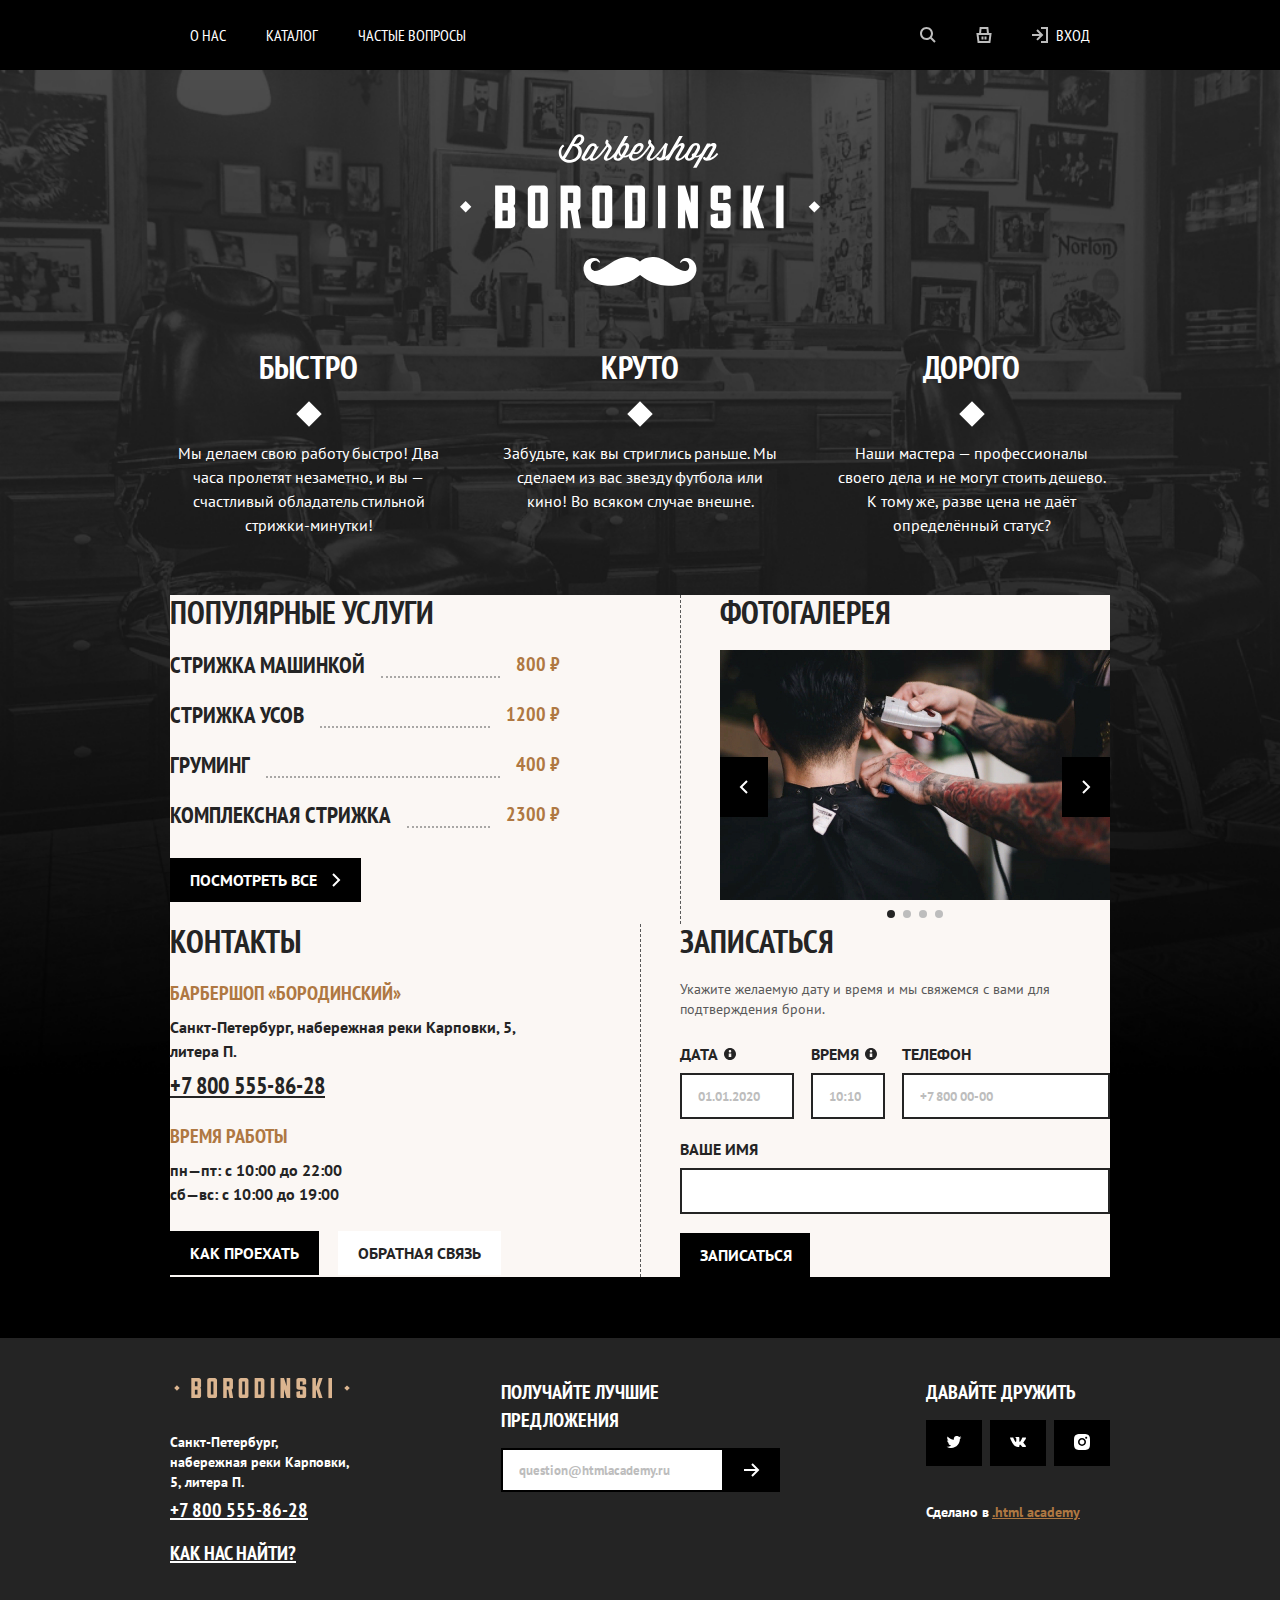
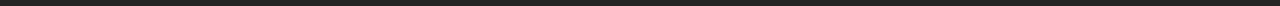
<file: index.html>
<!DOCTYPE html>
<html lang="ru">
 <head>
    <meta charset="UTF-8">
    <meta http-equiv="X-UA-Compatible" content="IE=edge">
    <meta name="viewport" content="width=device-width, initial-scale=1.0">
    <link rel="preconnect" href="https://fonts.googleapis.com">
    <link rel="preconnect" href="https://fonts.gstatic.com" crossorigin>
    <link href="https://fonts.googleapis.com/css2?family=PT+Sans+Narrow:wght@700&family=PT+Sans:wght@400;700&display=swap" rel="stylesheet">
    <link href="styles.css" rel="stylesheet">
    <title>  Барбершоп «Бородинский»</title>
 </head>
 <body>
   <header>
    <div class="container">
      <nav class="main-header-nav">
       <ul class="site-navigation">
          <li class="site-navigation-item">
              <a class="link-item" href="#"> О нас</a>
          </li>
          <li class="site-navigation-item">
              <a class="link-item" href="#">Каталог</a>
         </li>
          <li class="site-navigation-item">
              <a class="link-item" href="#">Частые вопросы</a>
         </li>
      </ul>
      <ul class="user-navigation">
          <li class="user-navigation-item">
              <a class="link-item" href="#">
                <svg class="navigation-icon" width="16" height="16" viewBox="0 0 16 16" fill="none" xmlns="http://www.w3.org/2000/svg">
                  <path fill-rule="evenodd" clip-rule="evenodd" d="M11 6.5C11 8.98528 8.98528 11 6.5 11C4.01472 11 2 8.98528 2 6.5C2 4.01472 4.01472 2 6.5 2C8.98528 2 11 4.01472 11 6.5ZM10.3347 11.7489C9.25973 12.5356 7.9341 13 6.5 13C2.91015 13 0 10.0899 0 6.5C0 2.91015 2.91015 0 6.5 0C10.0899 0 13 2.91015 13 6.5C13 7.9341 12.5356 9.25973 11.7489 10.3347L15.7071 14.2929L14.2929 15.7071L10.3347 11.7489Z"/>
                  </svg>
                  <span class="visually-hidden"> Поиск </span>                  
               </a>
            </li>
          <li class="user-navigation-item">
              <a class="link-item" href="#">
                <svg  class="navigation-icon" width="16" height="16" viewBox="0 0 16 16" fill="none" xmlns="http://www.w3.org/2000/svg">
                  <path fill-rule="evenodd" clip-rule="evenodd" d="M3.09068 6L3.5759 0.90519L3.66211 0H4.5714H11.4285H12.3378L12.424 0.905191L12.9093 6H14.5H15.6328L15.4922 7.12403L14.4922 15.124L14.3828 16H13.5H2.49997H1.61719L1.50769 15.124L0.507692 7.12403L0.367188 6H1.49997H3.09068ZM5.09973 6H10.9002L10.5193 2H5.48068L5.09973 6ZM3.38275 14L2.63275 8H13.3672L12.6172 14H3.38275ZM8.49997 9.5V12.5H10.5V9.5H8.49997ZM5.49997 12.5L5.49997 9.5H7.49997L7.49997 12.5H5.49997Z"/>
                  </svg>
                 <span  class="visually-hidden">Корзина</span>
              </a>
         </li>
         <li class="user-navigation-item">
            <a class="link-item link-item-login" href="#">
                <svg  class="navigation-icon" width="16" height="16" fill="none" xmlns="http://www.w3.org/2000/svg">
                    <path fill-rule="evenodd" clip-rule="evenodd" d="M9 2h5v12H9v2h7V0H9v2zM4.293 3.707L7.536 6.95H0v2h7.536l-3.243 3.242 1.414 1.415 4.95-4.95.707-.707-.707-.707-4.95-4.95-1.414 1.414z"/>
                </svg>
                <span>Вход</span> 
              </a>
        </li>
      </ul>
     </nav>
   </div>    
  </header> 
  <main class="main">
    <div class="container">
    <h1 class="visually-hidden">  
      Барбершоп «Бородинский»
     </h1>
     <img class="logo" src="img/logo.svg"  width="361" height="152" alt="Логотип барбершопа Бородинский">
    <section class="advantages">
          <h2 class="visually-hidden">Приемущества</h2>
          <ul class="advantages-list"> 
               <li class="advantages-item">
                 <h3 class="advantages-title">Быстро</h3>
                 <p class="advantages-description">Мы делаем свою работу быстро! Два часа пролетят незаметно, и вы — счастливый обладатель стильной стрижки-минутки!
                 </p>
              </li>
               <li class="advantages-item">
                 <h3 class="advantages-title">Круто</h3>
                 <p class="advantages-description">Забудьте, как вы стриглись раньше. Мы сделаем из вас звезду футбола или кино! Во всяком случае внешне.
                 </p>  
              </li> 
              <li class="advantages-item"> 
                <h3 class="advantages-title">Дорого</h3>
                 <p class="advantages-description">
                  Наши мастера — профессионалы своего дела и не могут стоить дешево. К тому же, разве цена не даёт определённый статус?
                </p>
              </li>
          </ul>
    </section>
      <div class="sections-container">
       <section class="services">
         <h2 class="section-title">Популярные услуги</h2>
           <ul class="services-list">
               <li class="services-item">
                   <h3 class="services-item-title">Стрижка машинкой</h3>
                   <span class="services-item-price">800 ₽</span>
               </li>
               <li class="services-item">
                  <h3 class="services-item-title">Стрижка усов</h3>
                 <span class="services-item-price">1200 ₽</span>
              </li>
              <li class="services-item">
                <h3 class="services-item-title">Груминг</h3>
                <span class="services-item-price">400 ₽</span>
             </li>
             <li class="services-item">
                <h3 class="services-item-title">Комплексная стрижка</h3>
                <span class="services-item-price">2300 ₽</span>
            </li>
          </ul>
             <a class="services-link button" href="#">
               Посмотреть все 
            </a>
        </section>
        <section class="gallery">
          <h2 class="section-title">Фотогалерея</h2>
          <div class="slider-wrapper">
             <img class="slider-image" src="img/photogallery.jpg" width="390" height="250" alt="фотогалерея">
             <ol class="slider-pagination">
                 <li class="slider-pagination-item">
                   <button class="slider-pagination-button slider-pagination-button-current">
                     <span class="visually-hidden">Фото 1</span>
                  </button>
                 </li>
                 <li class="slider-pagination-item">
                  <button class="slider-pagination-button">
                    <span class="visually-hidden">Фото 2</span>
                   </button>
                 </li>
                 <li class="slider-pagination-item">
                  <button class="slider-pagination-button">
                    <span class="visually-hidden">Фото 3</span>
                   </button>
                 </li>
                 <li class="slider-pagination-item">
                  <button class="slider-pagination-button">
                    <span class="visually-hidden">Фото 4</span>
                   </button>
                </li>
             </ol>
             <div class="slider-controls">
              <button class="slider-button slider-back-button">
               <span class="visually-hidden">Предыдущее фото</span> 
               </button>
               <button class="slider-button">
                 <span class="visually-hidden">Следующее фото</span>
              </button>
            </div>
          </div>
        </section>
       </div>
       <div class="sections-container">
        <section class="contacts">
          <h2 class="section-title">Контакты</h2>
          <h3 class="contacts-subtitle">Барбершоп «Бородинский»</h3>
          <address class="contacts-address"> 
           <p class="contacts-address-description">Санкт-Петербург, набережная реки Карповки, 5, литера П.</p>
           <a class="contacts-address-phone" href="tel:+78005558628">
             +7 800 555-86-28
             </a>
        </address>
         <h3 class="contacts-subtitle">Время работы</h3>
         <ul class="tel-list">
           <li>
            пн—пт: с 10:00 до 22:00
          </li>
          <li> 
            сб—вс: с 10:00 до 19:00
          </li>
        </ul> 
           <a class="button" href="https://www.google.com/maps/place/%D0%BD%D0%B0%D0%B1.+P%D0%B5%D0%BA%D0%B8+%D0%9A%D0%B0%D1%80%D0%BF%D0%BE%D0%B2%D0%BA%D0%B8,+5+%D0%BA%D0%BE%D1%80%D0%BF%D1%83%D1%81+%D0%9F,+%D0%A1%D0%B0%D0%BD%D0%BA%D1%82-%D0%9F%D0%B5%D1%82%D0%B5%D1%80%D0%B1%D1%83%D1%80%D0%B3,+197022/@59.9683447,30.3151923,17z/data=!3m1!4b1!4m5!3m4!1s0x4696315bc4e8ce61:0x74d4f0cbfe1fd995!8m2!3d59.968342!4d30.317381">
           Как проехать
          </a>
          <a class="button-feedback button" href="#">
          Обратная связь
          </a>
        </section>
        <section class="appointment">
           <h2 class="section-title">Записаться</h2>
           <p class="appointment-description">Укажите желаемую дату и время и мы свяжемся с вами для подтверждения брони.
           </p>
          <form class="appointment-form" method="post">
            <p class="field-group">
              <label class="label label-icon" for="date">Дата </label>
              <input class="field" type="text" name="date" id="date" placeholder="01.01.2020">
            </p>
            <p class="field-group">
             <label class="label label-icon" for="time">Время </label>
             <input class="field" type="text" name="time" id="time" placeholder="10:10">
            </p>  
             <p class="field-group">
              <label class="label" for="tel">Телефон</label>
              <input class="field" type="tel" name="tel" id="tel" placeholder="+7 800 00-00">
            </p>
            <p class="field-group field-group-name">
              <label class="label" for="text">Ваше имя </label>
              <input class="field" type="text" name="text" id="text">
            </p>
           <button class="button appointment-button" type="submit">
           Записаться
          </button>
        </form>
        </section>
       </div>
      </div>
    </main>
    <footer class="footer">
     <div class="footer-container container">
      <section>
        <h2 class="visually-hidden">Контакты</h2>
        <img src="img/logofooter.svg" width="184" height="21" alt="Логотип барбершопа Бородинский">
       <address class="footer-contacts-address"> 
         <p class="footer-contacts-address-desription">Санкт-Петербург, набережная реки Карповки, 5, литера П.</p>
         <a class="footer-address-phone" href="tel:+78005558628">
          +7 800 555-86-28
         </a>
         <a class="footer-contacts-address-link" href="https://www.google.com/maps/place/%D0%BD%D0%B0%D0%B1.+P%D0%B5%D0%BA%D0%B8+%D0%9A%D0%B0%D1%80%D0%BF%D0%BE%D0%B2%D0%BA%D0%B8,+5+%D0%BA%D0%BE%D1%80%D0%BF%D1%83%D1%81+%D0%9F,+%D0%A1%D0%B0%D0%BD%D0%BA%D1%82-%D0%9F%D0%B5%D1%82%D0%B5%D1%80%D0%B1%D1%83%D1%80%D0%B3,+197022/@59.9683447,30.3151923,17z/data=!3m1!4b1!4m5!3m4!1s0x4696315bc4e8ce61:0x74d4f0cbfe1fd995!8m2!3d59.968342!4d30.317381">
         Как нас найти?
         </a> 
       </address>
    </section>
    <section>
      <h2 class="footer-title">Получайте лучшие предложения</h2>
      <form class="newsletter-form" method="post">
        <label class="visually-hidden" for="email">Email</label>
        <input class="newsletter-email" type="email" name="email" id="email" placeholder="question@htmlacademy.ru">
        <button class="button newsletter-button" type="submit">
          <span class="visually-hidden">Отправить</span>
        </button>
      </form>
    </section>
    <section>
      <h2 class="footer-title">Давайте дружить</h2>
      <ul class="social-list">
        <li>
          <a class="button" href="https://twitter.com/htmlacademy_ru">
            <svg width="16" height="16" viewBox="0 0 22 18" fill="none" xmlns="http://www.w3.org/2000/svg">
              <path d="M21.1623 2.65593C20.3989 2.99362 19.5893 3.2154 18.7603 3.31393C19.6341 2.79136 20.288 1.96894 20.6003 0.999927C19.7803 1.48793 18.8813 1.82993 17.9443 2.01493C17.3149 1.34151 16.4807 0.89489 15.5713 0.744511C14.6618 0.594133 13.7282 0.748418 12.9156 1.18338C12.1029 1.61834 11.4567 2.30961 11.0774 3.14972C10.6981 3.98983 10.607 4.93171 10.8183 5.82893C9.15541 5.74558 7.52863 5.31345 6.04358 4.56059C4.55854 3.80773 3.24843 2.75097 2.1983 1.45893C1.82659 2.09738 1.63125 2.82315 1.6323 3.56193C1.6323 5.01193 2.3703 6.29293 3.4923 7.04293C2.82831 7.02202 2.17893 6.84271 1.5983 6.51993V6.57193C1.5985 7.53763 1.93267 8.47354 2.54414 9.22099C3.15562 9.96843 4.00678 10.4814 4.9533 10.6729C4.33691 10.84 3.6906 10.8646 3.0633 10.7449C3.33016 11.5762 3.8503 12.3031 4.55089 12.824C5.25147 13.3449 6.09743 13.6337 6.9703 13.6499C6.10278 14.3313 5.10947 14.8349 4.04718 15.1321C2.98488 15.4293 1.87442 15.5142 0.779297 15.3819C2.69099 16.6114 4.91639 17.264 7.1893 17.2619C14.8823 17.2619 19.0893 10.8889 19.0893 5.36193C19.0893 5.18193 19.0843 4.99993 19.0763 4.82193C19.8952 4.23009 20.6019 3.49695 21.1633 2.65693L21.1623 2.65593Z" fill="white"/>
              </svg>
              <span class="visually-hidden">Твиттер</span>
          </a>
       </li>
        <li>
          <a class="button" href="https://vk.com/htmlacademy">
            <svg class="social-icon" width="16" height="16" viewBox="0 0 16 16" fill="none" xmlns="http://www.w3.org/2000/svg">
              <path d="M15.9151 12.027C15.8955 11.9805 15.8775 11.943 15.8612 11.9126C15.5836 11.3653 15.0529 10.6929 14.2692 9.89534L14.2529 9.87746L14.2447 9.86852L14.2365 9.85958H14.2284C13.8724 9.4876 13.6471 9.23903 13.554 9.11206C13.3809 8.86885 13.3434 8.62206 13.4365 8.37348C13.5034 8.18571 13.7532 7.78691 14.1859 7.17888C14.4145 6.85699 14.5941 6.59768 14.728 6.40275C15.6897 5.00429 16.1061 4.11013 15.9771 3.72027L15.9281 3.62907C15.8955 3.57363 15.8089 3.52356 15.6701 3.47885C15.5314 3.43235 15.3534 3.4252 15.1362 3.4556L12.7376 3.47349C12.6984 3.45918 12.6429 3.45918 12.5711 3.47885C12.4992 3.49673 12.4633 3.50568 12.4633 3.50568L12.4208 3.52892L12.3882 3.55575C12.3604 3.57363 12.3294 3.60582 12.2967 3.65232C12.2641 3.69703 12.2363 3.75068 12.2135 3.81148C11.9522 4.54827 11.6551 5.2314 11.322 5.86447C11.1162 6.2418 10.9284 6.56907 10.7554 6.84626C10.5839 7.12345 10.4386 7.32731 10.3227 7.45786C10.2067 7.58841 10.1006 7.69392 10.0059 7.77261C9.9112 7.85129 9.83936 7.88527 9.78874 7.87275C9.73812 7.86023 9.69077 7.84772 9.64669 7.83699C9.56831 7.78155 9.50626 7.70823 9.45891 7.61345C9.41156 7.51866 9.3789 7.40064 9.36258 7.25757C9.34625 7.1145 9.33645 6.99111 9.33319 6.88739C9.32992 6.78367 9.33155 6.63702 9.33808 6.44925C9.34461 6.26148 9.34625 6.13272 9.34625 6.06655C9.34625 5.83586 9.35115 5.5837 9.35931 5.31367C9.36747 5.04363 9.37401 4.82903 9.38054 4.66987C9.38543 4.5125 9.3887 4.3444 9.3887 4.16735C9.3887 3.99031 9.3789 3.85261 9.35931 3.75246C9.33972 3.65232 9.31033 3.55396 9.27277 3.46097C9.23358 3.36619 9.17643 3.29287 9.10132 3.24279C9.02622 3.19093 8.93315 3.1498 8.82211 3.1194C8.52821 3.04608 8.15266 3.00673 7.6971 3.00137C6.66353 2.98885 6.0006 3.06217 5.7067 3.22133C5.59077 3.2875 5.48463 3.3787 5.38993 3.49495C5.29033 3.62907 5.27563 3.70239 5.34748 3.71312C5.68057 3.76856 5.91733 3.89911 6.05612 4.10476L6.10674 4.21385C6.14592 4.29254 6.18511 4.43381 6.22267 4.63411C6.26186 4.8344 6.28635 5.05615 6.29778 5.29936C6.32553 5.74286 6.32553 6.12378 6.29778 6.44031C6.27002 6.75684 6.24389 7.00363 6.2194 7.17888C6.19491 7.35593 6.15735 7.49899 6.10674 7.60808C6.05612 7.71717 6.02346 7.78512 6.00714 7.80837C5.99081 7.83341 5.97611 7.84772 5.96631 7.85308C5.89447 7.88348 5.81936 7.89958 5.74099 7.89958C5.66261 7.89958 5.56954 7.85666 5.45851 7.77261C5.34748 7.68677 5.23155 7.57053 5.11235 7.4221C4.99316 7.27366 4.85763 7.06443 4.70741 6.79618C4.55719 6.52794 4.40208 6.2114 4.24043 5.84659L4.10654 5.58191C4.02326 5.41202 3.90896 5.16345 3.76528 4.83797C3.62159 4.5125 3.4926 4.19776 3.38156 3.89374C3.33748 3.76677 3.27053 3.66841 3.18236 3.60224L3.13991 3.57542C3.11215 3.55038 3.06806 3.52535 3.00602 3.49852C2.9456 3.4717 2.88029 3.45203 2.81498 3.43951L0.532298 3.45739C0.298806 3.45739 0.140422 3.51462 0.0571486 3.63086L0.0244923 3.6863C0.00816409 3.7167 0 3.76498 0 3.83294C0 3.89911 0.0163282 3.98137 0.0506173 4.07973C0.383712 4.93812 0.746198 5.76432 1.13807 6.56191C1.52995 7.3595 1.86958 8.00151 2.15858 8.48793C2.44759 8.97436 2.7415 9.43395 3.04194 9.86494C3.34238 10.2977 3.53995 10.5731 3.63792 10.6947C3.73589 10.8163 3.811 10.9075 3.86651 10.9683L4.07551 11.1865C4.2094 11.3332 4.40534 11.5066 4.66333 11.7105C4.92131 11.9144 5.20705 12.1146 5.52219 12.3132C5.83569 12.5099 6.20144 12.6726 6.61781 12.796C7.03418 12.9212 7.43912 12.9713 7.83426 12.9462H8.79272C8.98703 12.9283 9.13398 12.8604 9.23358 12.7459L9.26624 12.6994C9.2891 12.6637 9.30869 12.6064 9.32829 12.5313C9.34788 12.4544 9.35768 12.3722 9.35768 12.281C9.35278 12.0199 9.37074 11.7838 9.41156 11.5746C9.45238 11.3653 9.49973 11.2062 9.55362 11.1007C9.60587 10.9934 9.66628 10.904 9.73323 10.8324C9.80017 10.7591 9.84752 10.7144 9.87528 10.7001C9.90304 10.684 9.92426 10.675 9.94223 10.6679C10.0761 10.6196 10.2329 10.6661 10.4125 10.8092C10.5937 10.9522 10.7619 11.1293 10.9203 11.3385C11.0787 11.5477 11.2681 11.7838 11.4901 12.0449C11.7122 12.306 11.9065 12.5009 12.0731 12.6297L12.2396 12.7388C12.3506 12.8121 12.496 12.8783 12.6723 12.9391C12.8503 12.9999 13.0054 13.016 13.1393 12.9838L15.2717 12.948C15.4824 12.948 15.6473 12.9104 15.7632 12.8336C15.8792 12.7567 15.9494 12.6744 15.9722 12.5832C15.9951 12.492 15.9951 12.3883 15.9771 12.272C15.9543 12.154 15.9347 12.0717 15.9151 12.027Z"/>
              </svg>
              <span class="visually-hidden">ВКонтакте</span>
          </a>
       </li>
        <li>
          <a class="button" href="#">
            <svg width="16" height="16" viewBox="0 0 20 20" fill="none" xmlns="http://www.w3.org/2000/svg">
              <path d="M10 0C12.717 0 13.056 0.00999994 14.122 0.0599999C15.187 0.11 15.912 0.277 16.55 0.525C17.21 0.779 17.766 1.123 18.322 1.678C18.8305 2.1779 19.224 2.78259 19.475 3.45C19.722 4.087 19.89 4.813 19.94 5.878C19.987 6.944 20 7.283 20 10C20 12.717 19.99 13.056 19.94 14.122C19.89 15.187 19.722 15.912 19.475 16.55C19.2247 17.2178 18.8311 17.8226 18.322 18.322C17.822 18.8303 17.2173 19.2238 16.55 19.475C15.913 19.722 15.187 19.89 14.122 19.94C13.056 19.987 12.717 20 10 20C7.283 20 6.944 19.99 5.878 19.94C4.813 19.89 4.088 19.722 3.45 19.475C2.78233 19.2245 2.17753 18.8309 1.678 18.322C1.16941 17.8222 0.775931 17.2175 0.525 16.55C0.277 15.913 0.11 15.187 0.0599999 14.122C0.0129999 13.056 0 12.717 0 10C0 7.283 0.00999994 6.944 0.0599999 5.878C0.11 4.812 0.277 4.088 0.525 3.45C0.775236 2.78218 1.1688 2.17732 1.678 1.678C2.17767 1.16923 2.78243 0.775729 3.45 0.525C4.088 0.277 4.812 0.11 5.878 0.0599999C6.944 0.0129999 7.283 0 10 0ZM10 5C8.67392 5 7.40215 5.52678 6.46447 6.46447C5.52678 7.40215 5 8.67392 5 10C5 11.3261 5.52678 12.5979 6.46447 13.5355C7.40215 14.4732 8.67392 15 10 15C11.3261 15 12.5979 14.4732 13.5355 13.5355C14.4732 12.5979 15 11.3261 15 10C15 8.67392 14.4732 7.40215 13.5355 6.46447C12.5979 5.52678 11.3261 5 10 5ZM16.5 4.75C16.5 4.41848 16.3683 4.10054 16.1339 3.86612C15.8995 3.6317 15.5815 3.5 15.25 3.5C14.9185 3.5 14.6005 3.6317 14.3661 3.86612C14.1317 4.10054 14 4.41848 14 4.75C14 5.08152 14.1317 5.39946 14.3661 5.63388C14.6005 5.8683 14.9185 6 15.25 6C15.5815 6 15.8995 5.8683 16.1339 5.63388C16.3683 5.39946 16.5 5.08152 16.5 4.75ZM10 7C10.7956 7 11.5587 7.31607 12.1213 7.87868C12.6839 8.44129 13 9.20435 13 10C13 10.7956 12.6839 11.5587 12.1213 12.1213C11.5587 12.6839 10.7956 13 10 13C9.20435 13 8.44129 12.6839 7.87868 12.1213C7.31607 11.5587 7 10.7956 7 10C7 9.20435 7.31607 8.44129 7.87868 7.87868C8.44129 7.31607 9.20435 7 10 7Z" fill="white"/>
              </svg>
              <span class="visually-hidden">Инстаграм</span>
          </a>
       </li>
      </ul>
       <p class="copyright">Сделано в
         <a class="copyright-link" href="https://htmlacademy.ru/">
          .html academy 
        </a>
       </p>
      </section>
     </div>
    </footer>
  </body>
</html>
</file>
<file: styles.css>
body {
    margin: 0;
    min-width: 970px; 
    font-family: "PT Sans Narrow", sans-serif;
    font-size: 16px;
    line-height: 24px;
    font-weight: 400;
    color: #242424;
    background-color: #000000;
}

.visually-hidden {
    position: absolute;
    clip: rect(1px, 1px, 1px, 1px);
    padding: 0;
    border: 0;
    height: 1px;
    width: 1px;
    overflow: hidden;
}

.container {
    width: 940px;
    margin: 0 auto;
    padding: 0 15px;
}

.main-header-nav {
    display: flex;
    align-items: center;
}

.site-navigation {
    display: flex;
    flex-wrap: wrap;
    width: 500px;
    margin: 0;
    padding: 0;
    font-size: 16px;
    line-height: 22px;
    list-style: none;
}

.link-item {
    display: inline-block;
    padding: 24px 20px;
    font-size: 16px;
    line-height: 22px;
    text-decoration: none;
    text-transform: uppercase;
    color: #ffffff;
} 

.user-navigation {
    display: flex;
    justify-content: flex-end;
    width: 500px;
    margin: 0;
    padding: 0;
    list-style: none;
}

.link-item-login {
    padding-left: 44px;
}

.user-navigation  .link-item {
    position: relative;
    display: flex;
    min-width: 16px;
    min-height: 22px;
}

.navigation-icon {
    position: absolute;
    top: 0;
    left: 0;
    bottom: 0;
    right: 0;
    margin: auto;
    fill: #bdbdbd;
 }

.link-item-login .navigation-icon {
    left: -42px;
}

.main {
    padding-top: 64px;
    background-repeat: no-repeat;
    background-image: url("img/main-bg.jpg");
    background-size: 100%;
}

.advantages {
    color: #ffffff;
    padding-bottom: 58px;
}

.logo {
    display: block;
    margin: auto;
}

.advantages-list {
    display:flex;
    justify-content: space-between;
    list-style: none;
    margin-top: 64px;
    margin-bottom: 0;
    padding: 0;
}

.advantages-item {
    width: 277px;
    text-align: center;
}

.advantages-title {
    position: relative;
    margin: 0;
    font-size: 32px;
    line-height: 35px;
    text-transform: uppercase;
}

.advantages-title::before {
    position: absolute;
    content: "";
    width: 18px;
    height: 18px;
    background-color: #ffffff;
    top: 55px;
    left: 50%;
    transform: translateX(-50%) rotate(45deg);
}

.advantages-description {
    font-family: 'PT Sans' , sans-serif;
    padding-top: 56px;
    margin: 0;
    text-align: center;
}

.sections-container {
    display: flex;
    justify-content: space-between;
    background-color: #fbf7f4;
    margin-bottom: 31px;
    padding: 40px;
}

.services {
    width: 390px;
    text-transform: uppercase;
}

.section-title {
    font-size: 32px;
    line-height: 35px;
    text-transform: uppercase;
    margin: 0 0 20px 0;
}

.services-list {
    font-size: 20px;
    font-weight: 700;
    line-height: 28px;
    list-style: none;
    margin: 0;
    padding: 0;
}

.services-item {
    position: relative;
    display: flex;
    justify-content: space-between;
    margin-top: 22px;
}

.services-item::before {
    content: "";
    flex-grow: 1;
    opacity: 0.5;
    border-bottom: 2px dotted #595959;
    margin: 0 16px;
    order: 1;
}

.services-item:first-child {
    margin-top: 0;
    
}

.services-item-title {
    margin: 0;
}

.services-item-price {
    color: #af7842;order: 2;
}

.button {
    display:inline-block;
    font-family: 'PT Sans', sans-serif;
    font-weight: 700;
    font-size: 16px;
    line-height: 16px;
    padding: 14px 20px;
    color: #ffffff;
    background-color:  #000000;
    text-decoration: none;
    text-transform: uppercase;
    border: none;
    cursor: pointer;
}

.services-link {
    margin-top: 30px;
    padding-right: 44px;
    background-image: url("img/arrow.svg");
    background-repeat: no-repeat;
    background-position: center right 20px;
}

.advantages-description {
    font-family: 'PT Sans', sans-serif;
    padding-top: 56px;
    margin: 0;
}

.gallery {
    position: relative;
    width: 390px;
}

.gallery::before {
    position: absolute;
    content: "";
    height: 100%;
    left: -40px;
    border-left: 1px dashed #595959;
} 

.slider-wrapper {
    position: relative;
}

.slider-image {
    display: block;
}

.slider-pagination {
    display: flex;
    justify-content: center;
    list-style: none;
    margin: 0;
    padding: 0; 
}

.slider-pagination-item {
    margin: 0 4px;
}

.slider-pagination-button {
    width: 8px;
    height: 8px;
    background-color: #bdbdbd;
	border-radius: 50%;
    border: none;
    padding: 0; 
    cursor: pointer;
}

.slider-pagination-button-current {
    background-color: #242424;
}

.slider-controls {
    display: flex;
    justify-content: space-between;
    position: absolute;
    width: 100%;
    top: 50%;
    transform: translateY(-50%);
}

.slider-button {
    background-image: url("img/arrow.svg");
    background-repeat: no-repeat;
    background-position: 50%;
    padding: 30px 24px;
    background-color:  #000000;
    border: none;
    cursor: pointer;
}

.slider-back-button {
    transform: rotate(180deg);
}

.contacts {
    width: 350px;
}

.contacts-subtitle {
    font-size: 20px;
    font-weight: 700;
    line-height: 28px;
    text-transform: uppercase;
    color: #af7842;
    margin: 0 0 8px 0;
}

.contacts-address {
    font-style: normal;
}

.contacts-address-description {
    font-family: 'PT Sans', sans-serif;
    font-weight: 700;
    margin: 0 0 8px 0;
}

.contacts-address-phone {
    display: block;
    font-size: 24px;
    font-weight: 700;
    line-height: 29px;
    color: #242424;
    margin-bottom: 22px;
}

.tel-list {
    font-family: 'PT Sans', sans-serif;
    font-weight: 700;
    list-style: none;
    margin: 0 0 25px 0;
    padding: 0;
}

.button-feedback {
    margin-left: 16px;
    color: #242424;
    background-color: #ffffff;
}

.appointment {
    position: relative;
    width: 430px
}

.appointment::before {
    position: absolute;
    content: "";
    height: 100%;
    left: -40px;
    border-left: 1px dashed #595959;
} 

.appointment-description {
    font-family: 'PT Sans', sans-serif;
    font-size: 14px;
    line-height: 20px;
    color: #595959;
    margin: 0 0 24px 0;
}

.appointment-form {
    display: grid;
    grid-template-columns: 114px 74px 208px;
    column-gap: 17px;
    row-gap: 19px;
    text-transform: uppercase;
}

.field-group {
    display: flex;
    flex-direction: column;
    margin: 0;
}

.label {
    font-family: 'PT Sans', sans-serif;
    font-weight: 700;
    line-height: 22px;
    align-self: flex-start;
}

.label-icon {
    position: relative;
    padding-right: 20px;
}

.label-icon::after {
    position: absolute;
    content: "";
    width: 16px;
    height: 16px;
    top: 50%;
    right: 0;
    transform: translateY(-50%);
    background-image: url("img/info.svg");
    background-repeat: no-repeat;
}

.field {
    font-family: 'PT Sans', sans-serif;
    font-weight: 700;
    padding: 12px 16px;
    margin-top: 8px;
    border: 2px solid #242424;
}

.field::placeholder {
    color: #bdbdbd;
}

.field-group-name {
    grid-column: 1/-1;
}

.appointment-button {
    width: 130px;
    border: none;
    cursor: pointer;
}

.footer {
    background-color: #242424;
    padding: 40px;
    margin-top: 61px;
}

.footer-container { 
    display: grid;
    grid-template-columns: 185px 279px 184px;
    column-gap: 146px;
}

.footer-contacts-address {
    font-style: normal;
}

.footer-contacts-address-desription {
    font-family: 'PT Sans', sans-serif;
    font-weight: 700;
    font-size: 14px;
    line-height: 20px;
    margin: 27px 0 4px 0;
    color: #ffffff;
}

.footer-address-phone {
    display: block;
    font-size: 20px;
    font-weight: 700;
    line-height: 28px;
    color: #ffffff;
    margin-bottom: 16px;
}

.footer-contacts-address-link {
    font-size: 20px;
    font-weight: 700;
    line-height: 26px;
    color: #ffffff;
    text-transform: uppercase;
}

.footer-title {
    font-size: 20px;
    font-weight: 700;
    line-height: 28px;
    text-transform: uppercase;
    color: #ffffff;
    margin: 0;
}

.newsletter-form {
    display: flex;
    margin-top: 14px;
}

.newsletter-email {
    font-family: 'PT Sans', sans-serif;
    font-weight: 700;
    flex-grow: 1;
    border: 2px solid #000000;
    padding: 10px 16px;
}

.newsletter-email::placeholder {
    color: #bdbdbd;
}

.newsletter-button {
    width: 56px;
    height: 44px;
    background-image: url("img/arrow-tail.svg");
    background-repeat: no-repeat;
    background-position: center;
}

.social-list {
    display: flex;
    flex-wrap: wrap;
    gap: 8px;
    padding: 0;
    margin: 14px 0 36px;
    list-style: none;
}

.social-icon {
    fill: #ffffff;
}

.copyright {
    font-family: 'PT Sans', sans-serif;
    font-size: 14px;
    font-weight: 700;
    line-height: 20px;
    margin: 0;
    color: #ffffff;
}

.copyright-link {
    color: #af7842;
}

/* Стилизация каталога */

.header-logo {
    margin-right: 102px;
}

.link-item-active {
    position: relative;
}

.link-item-active::before {
    position: absolute;
    content: "";
    width: calc(100% - 40px);
    height: 4px;
    background-color: #fbf7f4;
    bottom: 0;
    left: 50%;
    transform: translateX(-50%);
}

.catalog-main {
    padding: 40px 0 60px;
    background-color: #fbf7f4;
}

.catalog-title {
    font-weight: 700;
    font-size: 32px;
    line-height: 35px;
    text-transform: uppercase;
    margin: 0 0 16px 0;
}

.catalog-header {
    margin-bottom: 32px;
}

.breadcrumbs {
    display: flex;
    margin: 0;
    padding: 0;
    list-style: none;
}

.breadcrumbs-item {
    position: relative;
    font-family: 'PT Sans', sans-serif;
    line-height: 22px; 
    margin-right: 32px;
}

.breadcrumbs-item::before {
    position: absolute;
    content: "";
    width: 9px;
    height: 9px;
    background-color: #242424;
    top: 6px;
    left: 65px;
    transform: rotate(45deg);
}

.breadcrumbs-item-active::before {
    content: none;
}

.breadcrumbs-link {
    color: #242424;
}

.breadcrumbs-link-active {
    color: #595959;
}

.sections-container {
    display: flex;
    justify-content: space-between;
    width: 940px;
    margin: 0 auto;
    padding: 0;
}

.filters {
    width: 220px;
}

.catalog-filter-group {
    margin: 0 0 40px;
    padding: 0;
    border: none;
}

.catalog-filter-title-price {
    position: relative;
    font-size: 20px;
    font-weight: 700;
    line-height: 28px;
    text-transform: uppercase;
    padding: 0;
    margin: 0 0 21px;
}

.catalog-filter-title-price::before {
    position: absolute;
    content: " ";
    width: 220px;
    height: 4px;
    top: 57px;
    background-color: #242424;
    border-radius: 25px;
}

.range-bar {
    display: flex;
    justify-content: space-between;
    margin: 0 32px 9px;
}

.range-toggle {
    width: 20px;
    height: 20px;
    border-radius: 50%;
}

.range-inputs-wrapper {
    display: flex;
    justify-content: center;
}

.catalog-filter-label {
    font-family: "PT Sans", sans-serif;
    line-height: 22px;
    text-transform: lowercase;
    margin-right: 5px;
}

.range-input-min  {
    width: 15px;
    padding: 0;
    border: none;
    background-color: #fbf7f4;
}

.range-input {
    width: 30px;
    padding: 0;
    border: none;
    background-color: #fbf7f4;
}

.range-input-min::-webkit-inner-spin-button,
.range-input::-webkit-inner-spin-button {
    appearance: none;
    margin: 0;
}

.catalog-filter-title {
    font-size: 20px;
    font-weight: 700;
    line-height: 28px;
    text-transform: uppercase;
    padding: 0;
    margin: 0 0 20px; 
}

.catalog-filter-list {
    width: 200px;
    margin: 0;
    padding: 0;
    list-style: none;
}

.catalog-filter-item {
    font-family: "PT Sans", sans-serif;
    font-weight: 700;
    line-height: 22px;
    margin-bottom: 12px;
}

.catalog-filter-item:last-child {
    margin: 0;
}

.checkbox{
    display: none;   
}

.fake {
    display: inline-block;
    width: 16px;
    height: 16px;
    margin-right: 12px;
    border: 2px solid #242424;
}

.fake-active{
    position: relative;
    display: inline-block;
    width: 16px;
    height: 16px;
    margin-right: 12px;
    border: 2px solid #242424;
}

.fake-active::before {
    position: absolute;
    content: "";
    width: 9px;
    height: 9px;
    top: 50%;
    left: 50%;
    transform: translate(-50%, -50%);
    background-image: url("img/cross.svg");
    background-repeat: no-repeat;
}

.radio {
    -webkit-appearance: none;
}

.radio-fake {
    display: inline-block;
    width: 16px;
    height: 16px;
    margin-right: 5px;
	border-radius: 50%;
    border: 2px solid #242424;
}

.radio-fake-active {
    position: relative;
    display: inline-block;
    width: 16px;
    height: 16px;
    margin-right: 5px;
	border-radius: 50%;
    border: 2px solid #242424;
}

.radio-fake-active::before {
    position: absolute;
    content: "";
    width: 8px;
    height: 8px;
    top: 50%;
    left: 50%;
    transform: translate(-50%, -50%);
    background-color: #242424;
	border-radius: 50%;
    border: none;
}

.catalog-products{
    width: 700px;
}

.sorting {
    display: flex;
    justify-content: space-between;
    width: 700px;
    height: 76px;
    margin: 0 0 16px;
    background-color: #ffffff;
}

.select-sorting {
    font-family: 'PT Sans', sans-serif;
    font-weight: 700;
    width: 260px;
    height: 44px;
    margin: 16px;
    padding: 10px 16px;
    border: 2px solid #242424;
    color: #242424;
}

.sorting-list {
    display: flex;
    margin: 16px;
    padding: 0;
    list-style: none;
}

.button-not-active {
    background-color: #ffffff;
}

.sorting-icon {
    fill: #242424;
}

.sorting-icon-active {
    fill: #ffffff;
}

.products-cards {
    height: 822px;
   
}

.cards-list {
    display: flex;
    flex-wrap: wrap;
    gap: 20px;
    margin: 0;
    padding: 0;
    list-style: none;
}

.cards-item {
    width: 220px;
    height: 385px;
    padding: 16px 0 0;
    background-color: #ffffff;
}

.cards-link {
    text-decoration: none;
}

.cards-title {
    width: 188px;
    font-family: 'PT Sans', sans-serif;
    font-weight: 700;
    margin: 24px 16px 0;
    color: #000000;
}

.cards-price {
    display: inline-block;
    font-size: 24px;
    font-weight: 700;
    line-height: 29px;
    color: #814b18;
    margin: 8px 153px 0 16px;
}

.cards-button {
    padding: 14px 65px;
    margin: 40px 16px 16px;
}

.button-cards {
    padding: 14px 65px;
    margin: 16px 16px;
}

.cards-button-list {
    display: flex;
    width: 668px;
    height: 44px;
    margin: 24px 0 60px;
    padding: 16px;
    list-style: none;
    background-color: #ffffff;
}

.cards-button-item {
    margin-right: 8px;
}

.cards-button-active {
    color: #000000;
    background-color: #ffffff;
}

.cards-button-back {
    width: 9px;
    height: 16px;
    background-image: url("img/arrow.svg");
    background-repeat: no-repeat;
    background-position: 50%;
    background-color:  #595959;
    transform: rotate(180deg);
    border: none;
    cursor: pointer;
}

.cards-button-next {
    width: 9px;
    height: 16px;
    background-image: url("img/arrow.svg");
    background-repeat: no-repeat;
    background-position: 50%;
    border: none;
    cursor: pointer;
}

.button-show {
    margin-left: 118px;
}

.catalog-footer {
    margin: 0;
}
</file>
